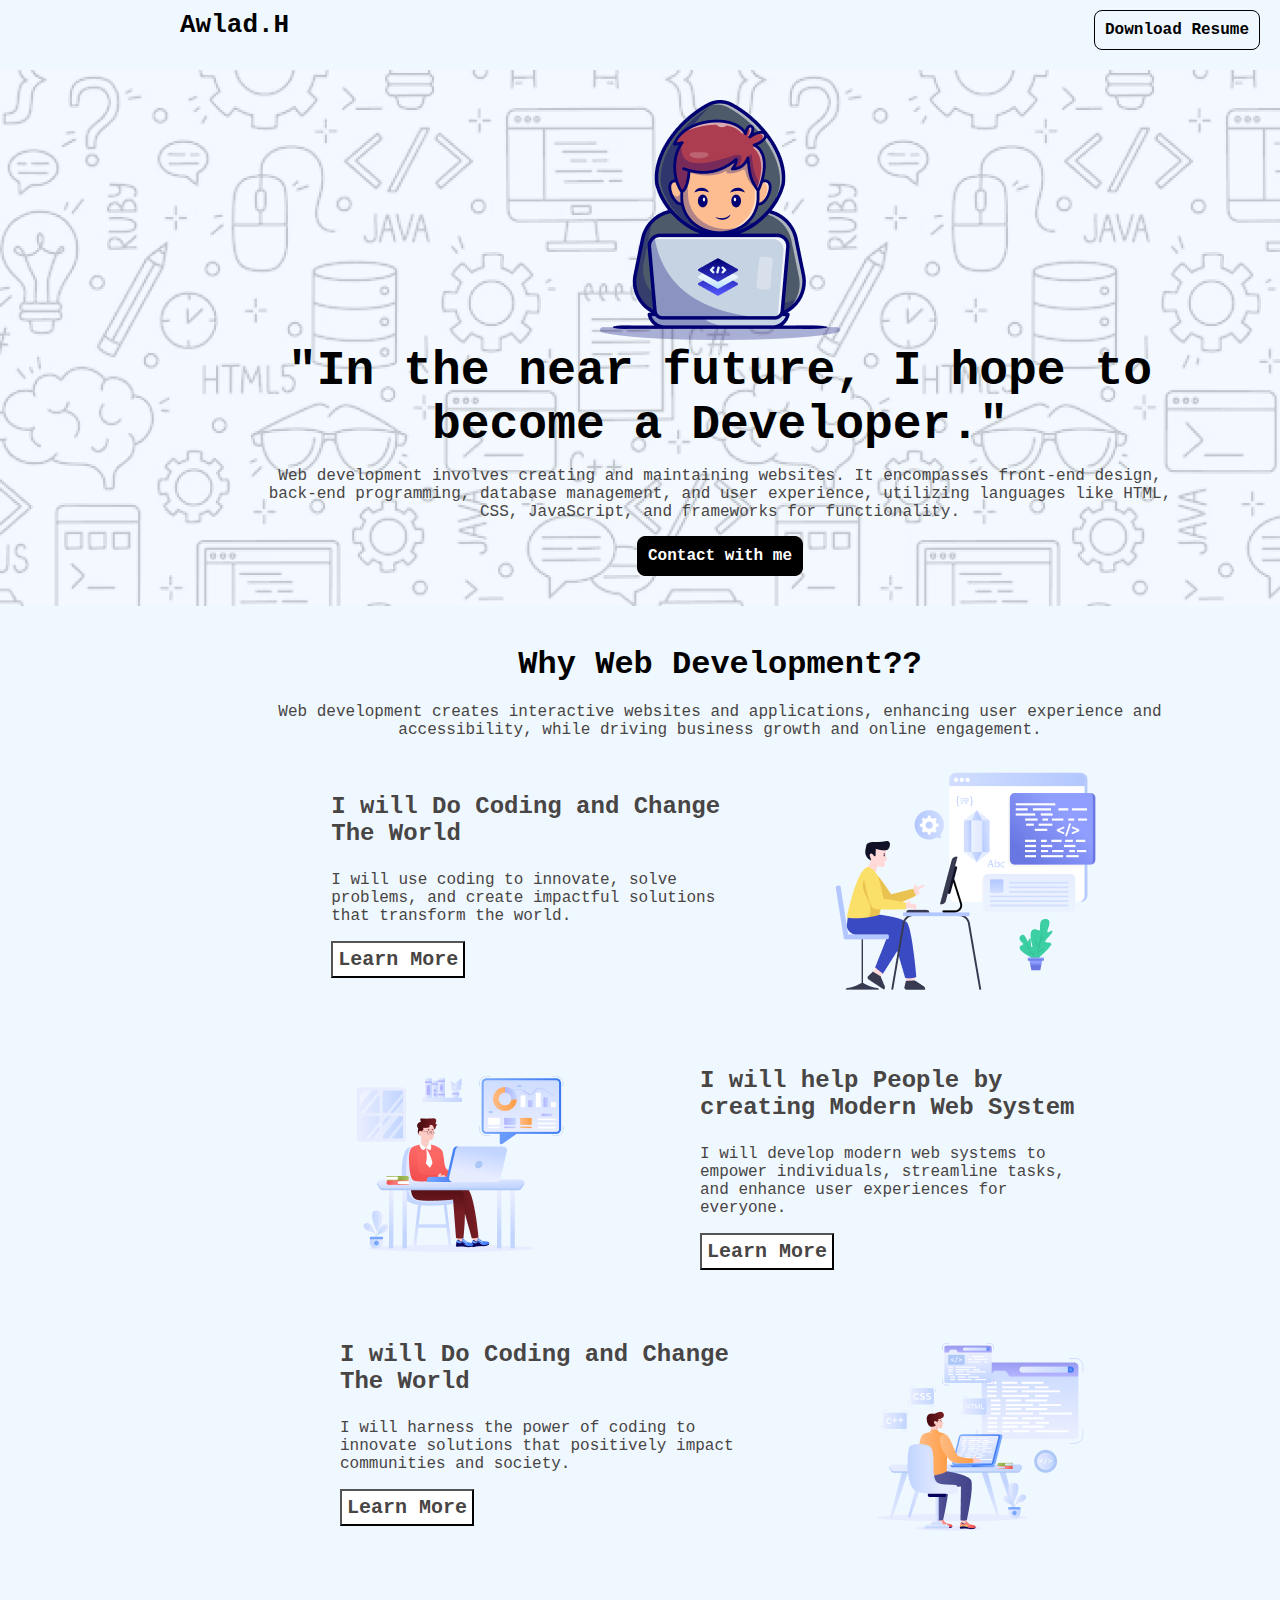
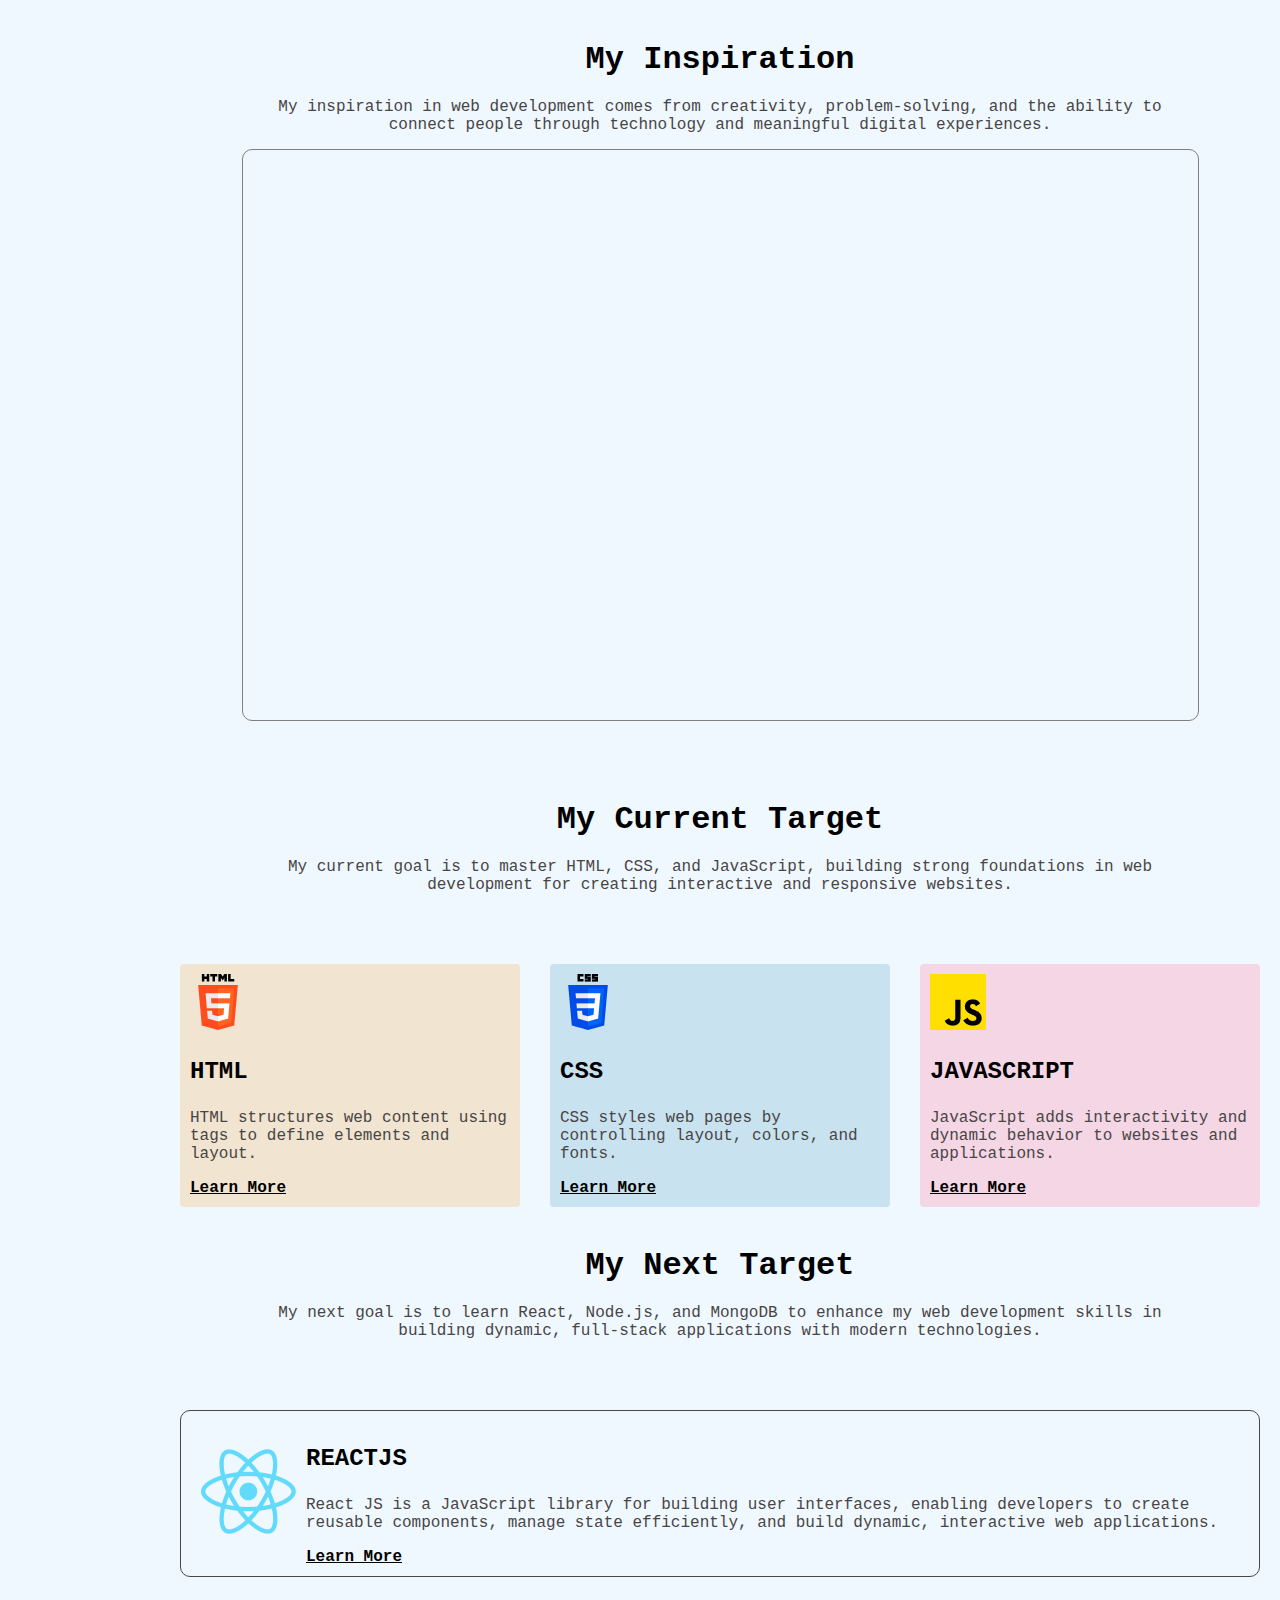
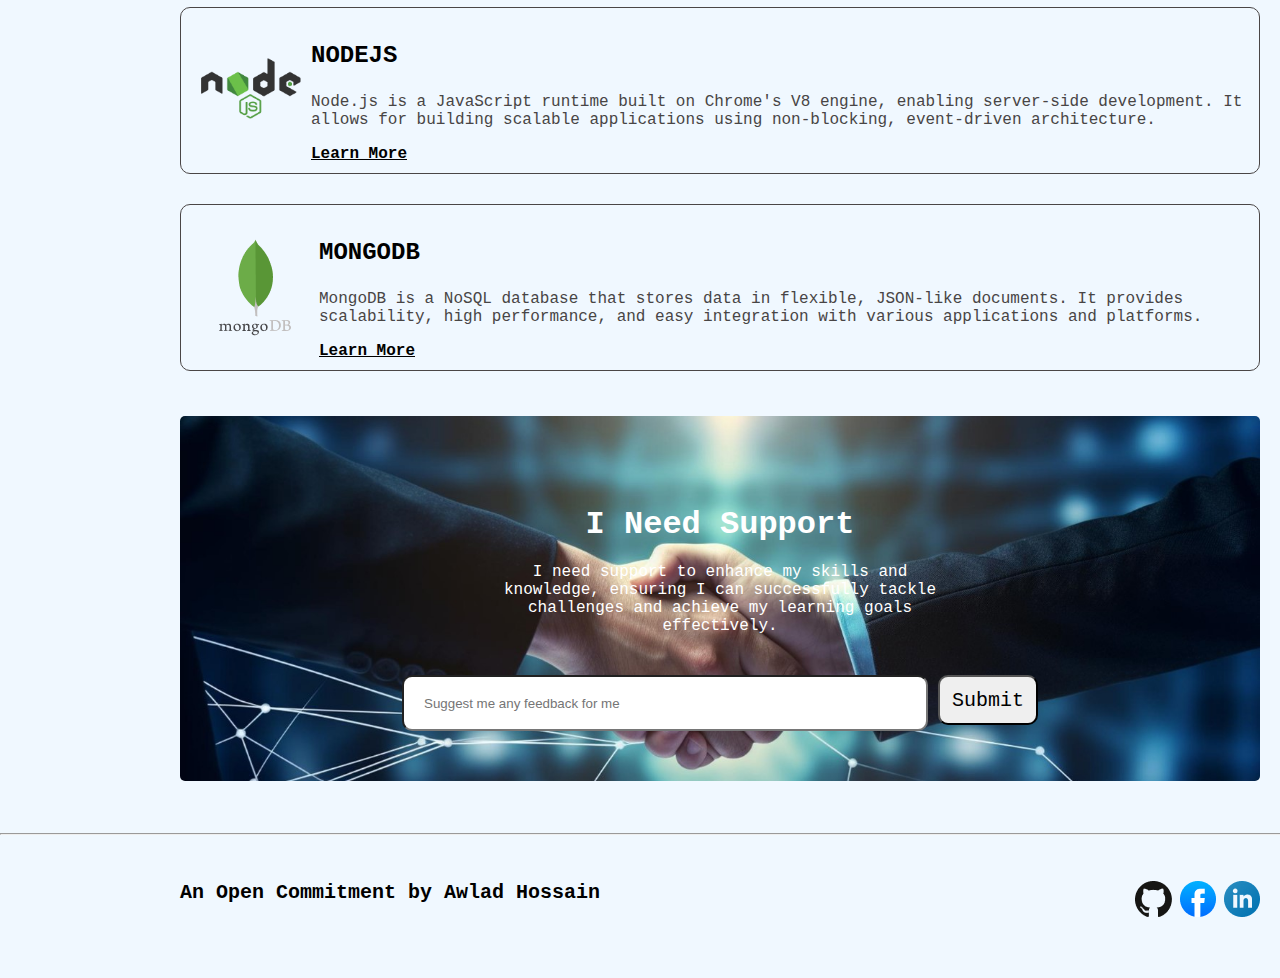
<file: index.html>
<!DOCTYPE html>
<html lang="en">

<head>
    <meta charset="UTF-8">
    <meta name="viewport" content="width=device-width, initial-scale=1.0">
    <link rel="stylesheet" href="style.css">
    <link rel="icon" type="x-icon" href="assets/Group.png">
    <title>Challange Begin</title>
</head>

<body>
    <!-- Nav bar start -->
    <nav>
        <div class="awlad">
            Awlad.H
        </div>
        <div>
            <button class="down-res">
                Download Resume
            </button>
        </div>
    </nav>
    <!-- Navbar end -->
    <!-- Banner section start -->
    <section class="banner">
        <div>
            <img src="assets/Group.png" alt="A boy with a laptop">
        </div>
        <div class="text">
            <div class="future">
                "In the near future, I hope to become a Developer."
            </div>
            <br>
            <div class="description">
                Web development involves creating and maintaining websites. It encompasses front-end design, back-end
                programming, database management, and user experience, utilizing languages like HTML, CSS, JavaScript,
                and frameworks for functionality.
            </div>
            <br>
            <div>
                <button class="con-btn">
                    <a href="#footer-id">
                        Contact with me
                    </a>
                </button>
            </div>
        </div>
    </section>
    <!-- Banner section end -->

    <!-- Why Web Development?? start -->
    <section class="WhyWebDevelopment">
        <div class="textOne">
            <div class="wwd">
                Why Web Development??
            </div>
            <div class="wwd-desc">
                Web development creates interactive websites and applications, enhancing user experience and
                accessibility, while driving business growth and online engagement.
            </div>
        </div>
        <div class="titleCard">
            <div class="textCard">
                <p class="title-text1">
                    I will Do Coding and Change The World
                </p>
                <p class="title-text2">
                    I will use coding to innovate, solve problems, and create impactful solutions that transform the
                    world.
                </p>
                <button class="learnMore">
                    Learn More
                </button>
            </div>
            <div>
                <img src="assets/Layer_1.png" alt="">
            </div>
        </div>
        <div class="titleCard">
            <div>
                <img src="assets/Group 3.png" alt="">
            </div>
            <div class="textCard">
                <p class="title-text1">
                    I will help People by creating Modern Web System
                </p>
                <p class="title-text2">
                    I will develop modern web systems to empower individuals, streamline tasks, and enhance user
                    experiences for everyone.
                </p>
                <button class="learnMore">
                    Learn More
                </button>
            </div>
        </div>
        <div class="titleCard">
            <div class="textCard">
                <p class="title-text1">
                    I will Do Coding and Change The World
                </p>
                <p class="title-text2">
                    I will harness the power of coding to innovate solutions that positively impact communities and
                    society.
                </p>
                <button class="learnMore">
                    Learn More
                </button>
            </div>
            <div>
                <img src="assets/Group 4.png" alt="">
            </div>
        </div>
    </section>
    <!-- Why Web Development?? end -->

    <!-- My Inspiration start -->
    <section class="WhyWebDevelopment">
        <div class="textOne">
            <div class="wwd">
                My Inspiration
            </div>
            <div class="wwd-desc">
                My inspiration in web development comes from creativity, problem-solving, and the ability to connect
                people through technology and meaningful digital experiences.
            </div>
            <br>
        </div>
        <div class="video">
            <iframe width="560" height="315" src="https://www.youtube.com/embed/5O5e0nnVulY?si=hA4VVkb2XfGZsvYY"
                title="YouTube video player" frameborder="0"
                allow="accelerometer; autoplay; clipboard-write; encrypted-media; gyroscope; picture-in-picture; web-share"
                referrerpolicy="strict-origin-when-cross-origin" allowfullscreen class="iframe"></iframe>
        </div>
    </section>
    <!-- My Inspiration end -->

    <!-- My current targets start -->
    <section class="WhyWebDevelopment">
        <div>
            <div class="textOne">
                <div class="wwd">
                    My Current Target
                </div>
                <div class="wwd-desc">
                    My current goal is to master HTML, CSS, and JavaScript, building strong foundations in web
                    development for creating interactive and responsive websites.
                </div>
            </div>
        </div>
        <br><br>
    </section>
    <section class="lang-card-container">
        <div class="lang-card" style="background-color: rgb(241, 228, 208);">
            <img src="assets/html.png" alt="html logo">
            <p class="title">
                HTML
            </p>
            <p class="title-desc">
                HTML structures web content using tags to define elements and layout.
            </p>
            <a href="#" class="link">Learn More</a>
        </div>
        <div class="lang-card" style="background-color: rgb(201, 226, 240);">
            <img src="assets/css.png" alt="css logo">
            <p class="title">
                CSS
            </p>
            <p class="title-desc">
                CSS styles web pages by controlling layout, colors, and fonts.
            </p>
            <a href="#" class="link">Learn More</a>
        </div>
        <div class="lang-card" style="background-color: rgb(245, 214, 229);">
            <img src="assets/js.png" alt="html logo">
            <p class="title">
                JAVASCRIPT
            </p>
            <p class="title-desc">
                JavaScript adds interactivity and dynamic behavior to websites and applications.
            </p>
            <a href="#" class="link">Learn More</a>
        </div>
    </section>
    <!-- My current targets end -->

    <!-- My Next Target start -->
    <section class="WhyWebDevelopment">
        <div>
            <div class="textOne">
                <div class="wwd">
                    My Next Target
                </div>
                <div class="wwd-desc">
                    My next goal is to learn React, Node.js, and MongoDB to enhance my web development skills in
                    building dynamic, full-stack applications with modern technologies.
                </div>
            </div>
        </div>
        <br><br>
    </section>
    <section class="frameowrk-container">
        <div class="frame-work">
            <div>
                <img src="assets/react.png" alt="React Logo" style="padding: 10px;">
            </div>
            <div>
                <p class="title">
                    REACTJS
                </p>
                <p class="title-desc">
                    React JS is a JavaScript library for building user interfaces, enabling developers to create
                    reusable components, manage state efficiently, and build dynamic, interactive web applications.
                </p>
                <a href="#" class="link">Learn More</a>
            </div>
        </div>
        <br> <br>
        <div class="frame-work">
            <div>
                <img src="assets/nodejs.png" alt="React Logo" class="frame-work-logo">
            </div>
            <div>
                <p class="title">
                    NODEJS
                </p>
                <p class="title-desc">
                    Node.js is a JavaScript runtime built on Chrome's V8 engine, enabling server-side development. It
                    allows for building scalable applications using non-blocking, event-driven architecture.
                </p>
                <a href="#" class="link">Learn More</a>
            </div>
        </div>
        <br><br>
        <div class="frame-work">
            <div>
                <img src="assets/mongodb.png" alt="React Logo" style="padding: 10px;">
            </div>
            <div>
                <p class="title">
                    MONGODB
                </p>
                <p class="title-desc">
                    MongoDB is a NoSQL database that stores data in flexible, JSON-like documents. It provides
                    scalability, high performance, and easy integration with various applications and platforms.
                </p>
                <a href="#" class="link">Learn More</a>
            </div>
        </div>
    </section>
    <!-- My Next Target end -->
    <br><br><br>
    <!-- support section start -->
    <section class="support">
        <section class="WhyWebDevelopment">
            <div class="textOne">
                <div class="wwd" style="color: white;">
                    I Need Support
                </div>
                <div class="wwd-desc" style="color: white;">
                    I need support to enhance my skills and knowledge, ensuring I can successfully tackle
                    challenges and achieve my learning goals effectively.
                </div>
            </div>
        </section>
        <div class="input-div">
            <input type="text" placeholder="Suggest me any feedback for me"
                style="width: 500px; height: 50px; border-radius: 10px; padding-left: 20px; margin-right: 10px;">
            <button
                style=" width: 100px; height: 50px; border-radius: 10px; font-size: 20px; font-weight: 600px; font-family: monospace;">Submit</button>
        </div>
    </section>
    <!-- support section end -->
    <br><br><br>
    <hr>
    <!-- footer section start -->
    <footer id="footer-id" class="footer">
        <div class="footer-text">
            An Open Commitment by Awlad Hossain
        </div>
        <div style="margin-top: 20px;">
            <img src="assets/github.png" alt="github logo">
            <img src="assets/facebook.png" alt="facebook logo">
            <img src="assets/linkedin-icon 1.png" alt="linkedin logo">
        </div>
    </footer>
    <!-- footer section end -->
</body>

</html>
</file>
<file: style.css>
/* font family */
@import url('https://fonts.googleapis.com/css2?family=Azeret+Mono:ital,wght@0,100..900;1,100..900&display=swap');

body {
    background-color: aliceblue;
    margin: auto;
    width: 1440px;
    height: auto;
    font-family: monospace;
    color: rgb(72, 69, 69);
}

a {
    text-decoration: none;
    color: white;
}


/* Nav start */
nav {
    padding-top: 10px;
    padding-bottom: 10px;
    width: 1080px;
    height: 50px;
    display: flex;
    justify-content: space-between;
    justify-self: center;
    margin: auto;
}

.awlad {
    font-family: monospace;
    font-weight: 800;
    font-size: xx-large;
    color: black;
}

.down-res {
    border: none;
    font-family: monospace;
    font-weight: 600;
    font-size: large;
    background: none;
    border: 1px solid black;
    padding: 10px;
    border-radius: 8px;
}


/* bannet start */
.banner {
    background: url(assets/Hero-bg.png);
    text-align: center;
    padding: 30px;
}

.future {
    font-weight: 800;
    font-size: 48px;
    color: black;
}

.description {
    font-size: 16px;
    font-weight: 400;
}

.text {
    padding-left: 220px;
    padding-right: 220px;
    font-family: monospace;
}

.con-btn {
    font-family: monospace;
    font-weight: 600;
    font-size: large;
    background: black;
    border: 1px solid black;
    padding: 10px;
    border-radius: 8px;
    color: white;
}


/* Why Web Development start*/
.WhyWebDevelopment {
    text-align: center;
    padding: 40px;
}

.wwd {
    font-weight: 900;
    font-size: 32px;
    color: black;
}

.wwd-desc {
    font-size: 16px;
    font-weight: 400;
    padding-top: 20px;
    padding-left: 220px;
    padding-right: 220px;
}

.titleCard {
    display: flex;
    justify-content: space-around;
    padding-top: 30px;
    padding-left: 240px;
    padding-right: 240px;
}

.textCard {
    width: 400px;
    text-align: start;
}

.title-text1 {
    font-size: 24px;
    font-weight: bold;
}

.title-text2 {
    font-weight: 400;
    font-size: 16px;
}

.learnMore {
    padding: 5px;
    font-size: 20px;
    font-weight: 600;
    color: rgb(72, 69, 69);
    font-family: monospace;
    background-color: white;
}


/* My Inspiration start */
.video {
    padding: 20px;
    border-radius: 10px;
    margin: auto;
    width: 915px;
    height: 530px;
    border: 1px solid gray;
    text-align: center;
}
.iframe{
    width: 900px;
    height: 520px;
    border-radius: 10px;
    margin: auto;
}


/* Target start */
.lang-card {
    width: 320px;
    text-align: start;
    padding: 10px;
    border-radius: 4px;
}

.link {
    text-decoration: underline;
    color: black;
    font-size: 16px;
    font-weight: 600;
}

.title {
    font-size: 24px;
    font-weight: 900;
    color: black;
}

.title-desc {
    font-size: 16px;
    font-weight: 400;
}

.lang-card-container {
    display: flex;
    flex-direction: row;
    justify-content: space-between;
    width: 1080px;
    margin: auto;
}

/* My next target start */
.frameowrk-container {
    width: 1080px;
    height: auto;
    margin: auto;
}

.frame-work {
    border: 1px solid rgb(74, 70, 70);
    border-radius: 10px;
    padding: 10px;
    display: flex;
    flex-direction: row;
    justify-content: space-between;
    align-items: center;
    margin: auto;
}

.frame-work-logo {
    padding: 10px;
    width: 100px;
    height: auto;
}

/* support start */
.support {
    background: url(assets/handshake.jpg);
    background-repeat: no-repeat;
    background-size: cover;
    width: 980px;
    margin: auto;
    border-radius: 5px;
    padding: 50px;
}

.input-div {
    display: flex;
    flex-direction: row;
    justify-content: center;
}

/* footer start */
.footer {
    padding: 20px;
    width: 1080px;
    margin: auto;
    height: 60px;
    display: flex;
    flex-direction: row;
    justify-content: space-between;
}
.footer-text{
    font-size: 20px;
    font-weight: 600;
    color: black;
    margin-top: 20px;
}
</file>
